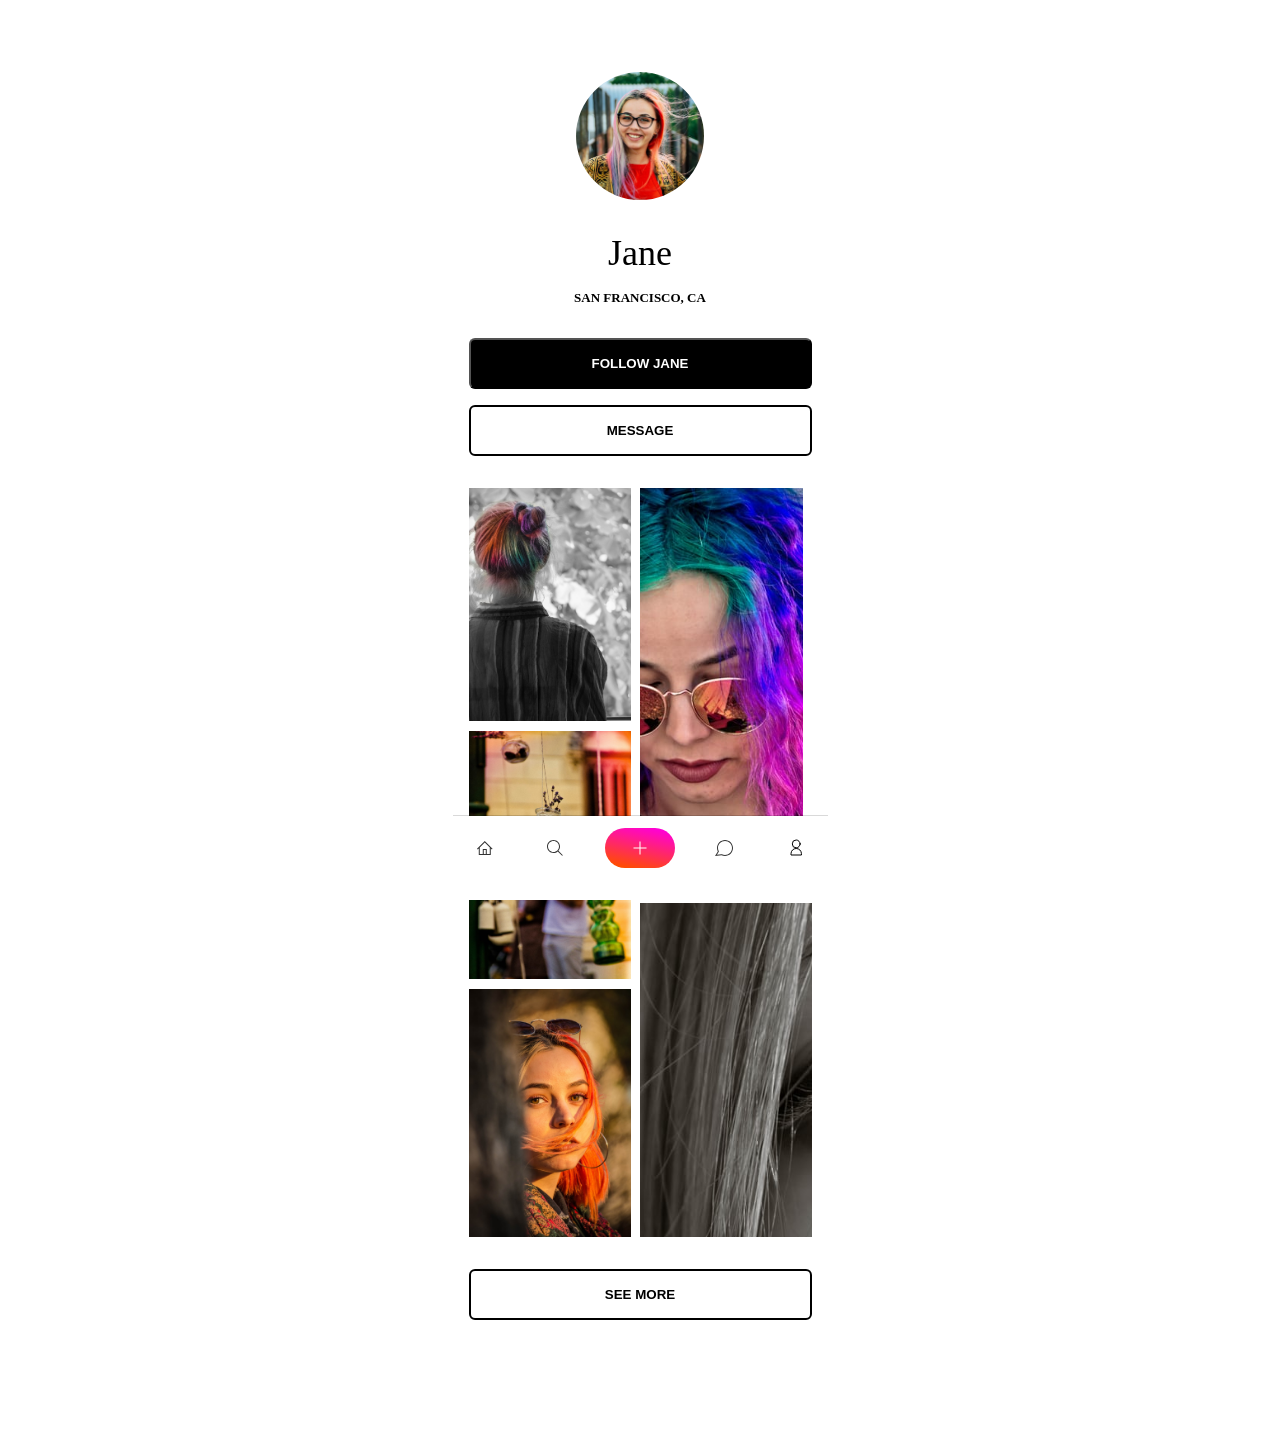
<file: index.html>
<!DOCTYPE html>
<html lang="en">
  <head>
    <meta charset="UTF-8" />
    <title>Profile</title>
    <link href="style.css" rel="stylesheet" />
    <link rel="stylesheet" href="./tap-bar/tap-bar.css" />
  </head>
  <body>
    <div class="container">
      <main class="main-size">
        <!-- 1st section - profile -->
        <section class="top-section-flex">
          <div class="profile-picture div-flex">
            <img src="image/profile-picture.jpg" />
          </div>

          <div class="div-flex">
            <p class="title-typography">Jane</p>
            <p class="description-typography">SAN FRANCISCO, CA</p>
          </div>

          <div class="div-flex button-div">
            <button class="solid-button">FOLLOW JANE</button>
            <button class="outline-button">MESSAGE</button>
          </div>
        </section>

        <!-- 2nd section - collage with button-->
        <section class="bottom-section-padding-flex">
          <!-- collage-->
          <div class="collage-grid-div">
            <div class="photo-div-1-1">
              <img src="image/collage-1-1.jpg" alt="collage photo" />
            </div>
            <div class="photo-div-1-2">
              <img src="image/collage-1-2.jpg" alt="collage photo" />
            </div>
            <div class="photo-div-2-1">
              <img src="image/collage-2-1.jpg" alt="collage photo" />
            </div>
            <div class="photo-div-2-2">
              <img src="image/collage-2-2.jpg" alt="collage photo" />
            </div>
            <div class="photo-div-3-1">
              <img src="image/collage-3-1.jpg" alt="collage photo" />
            </div>
            <div class="photo-div-3-2">
              <img src="image/collage-3-2.jpg" alt="collage photo" />
            </div>
          </div>

          <!-- button-->
          <button class="outline-button last-button-size" type="button">
            SEE MORE
          </button>
        </section>
      </main>
      <footer class="tap-bar">
        <a href="/Discover/discover.html" class="tap-bar-link">
          <img src="../tap-bar/img/home.svg" alt="discover" />
        </a>
        <a href="/search-results/search-results.html" class="tap-bar-link">
          <img src="../tap-bar/img/search.svg" alt="search" />
        </a>
        <a href="/index.html" class="tap-bar-link">
          <img src="../tap-bar/img/new.svg" alt="new" />
        </a>
        <a href="/chats/chats.html" class="tap-bar-link">
          <img src="../tap-bar/img/chats.svg" alt="chats" />
        </a>
        <a href="/index.html" class="tap-bar-link">
          <img src="../tap-bar/img/profile.svg" alt="profile" />
        </a>
      </footer>
    </div>
  </body>
</html>
</file>
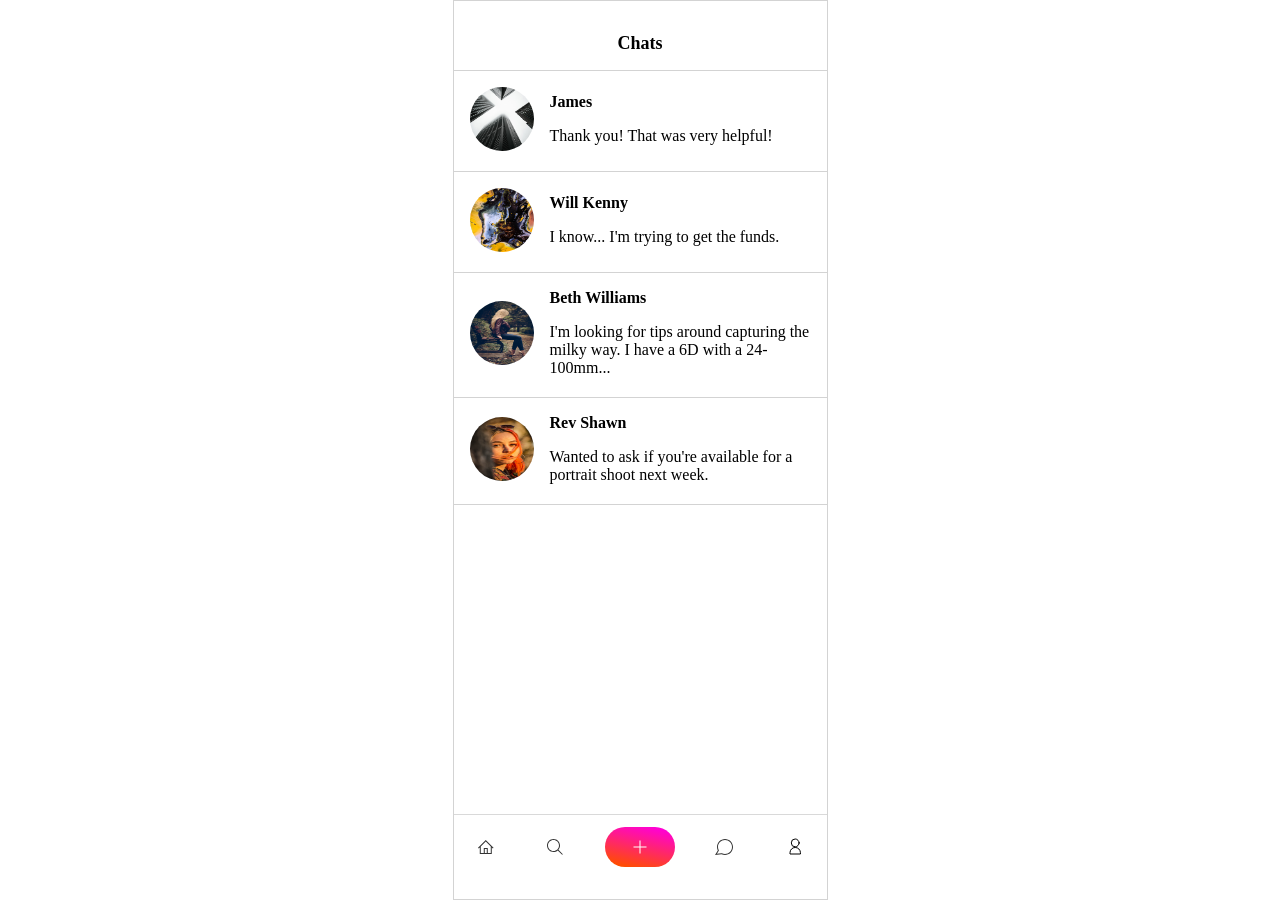
<file: chats/chats.html>
<!DOCTYPE html>
<html lang="en">
  <head>
    <meta charset="UTF-8" />
    <meta name="viewport" content="width=device-width, initial-scale=1.0" />
    <title>Chats</title>
    <link rel="stylesheet" href="chats.css" />
    <link rel="stylesheet" href="../tap-bar/tap-bar.css" />
  </head>

  <body>
    <div class="container">
      <div class="content">
        <header>
          <p class="chat-title">Chats</p>
        </header>

        <article class="chats">
          <section class="james-chat">
            <img
              class="profile-img"
              src="images/James.jpg"
              alt="James profile"
            />
            <div class="chat-info">
              <p class="name"><a href="">James</a></p>
              <p>Thank you! That was very helpful!</p>
            </div>
          </section>

          <section class="Will-Kenny">
            <img
              class="profile-img"
              src="images/Will Kenny.jpg"
              alt="Will Kenny profile"
            />
            <div class="chat-info">
              <p class="name"><a href="">Will Kenny</a></p>
              <p>I know... I'm trying to get the funds.</p>
            </div>
          </section>

          <section class="Beth-Williams">
            <img
              class="profile-img"
              src="images/Beth Williams.jpg"
              alt="Beth Williams profile"
            />
            <div class="chat-info">
              <p class="name"><a href="">Beth Williams</a></p>
              <p>
                I'm looking for tips around capturing the milky way. I have a 6D
                with a 24-100mm...
              </p>
            </div>
          </section>

          <section class="Rev-Shawn">
            <img
              class="profile-img"
              src="images/Rev Shawn.jpg"
              alt="Rev Shawn profile"
            />
            <div class="chat-info">
              <p class="name"><a href="">Rev Shawn</a></p>
              <p>
                Wanted to ask if you're available for a portrait shoot next
                week.
              </p>
            </div>
          </section>
        </article>
      </div>

      <footer class="tap-bar">
        <a href="/Discover/discover.html" class="tap-bar-link">
          <img src="../tap-bar/img/home.svg" alt="discover" />
        </a>
        <a href="/search-results/search-results.html" class="tap-bar-link">
          <img src="../tap-bar/img/search.svg" alt="search" />
        </a>
        <a href="/index.html" class="tap-bar-link">
          <img src="../tap-bar/img/new.svg" alt="new" />
        </a>
        <a href="/chats/chats.html" class="tap-bar-link">
          <img src="../tap-bar/img/chats.svg" alt="chats" />
        </a>
        <a href="/index.html" class="tap-bar-link">
          <img src="../tap-bar/img/profile.svg" alt="profile" />
        </a>
      </footer>
    </div>
  </body>
</html>
</file>
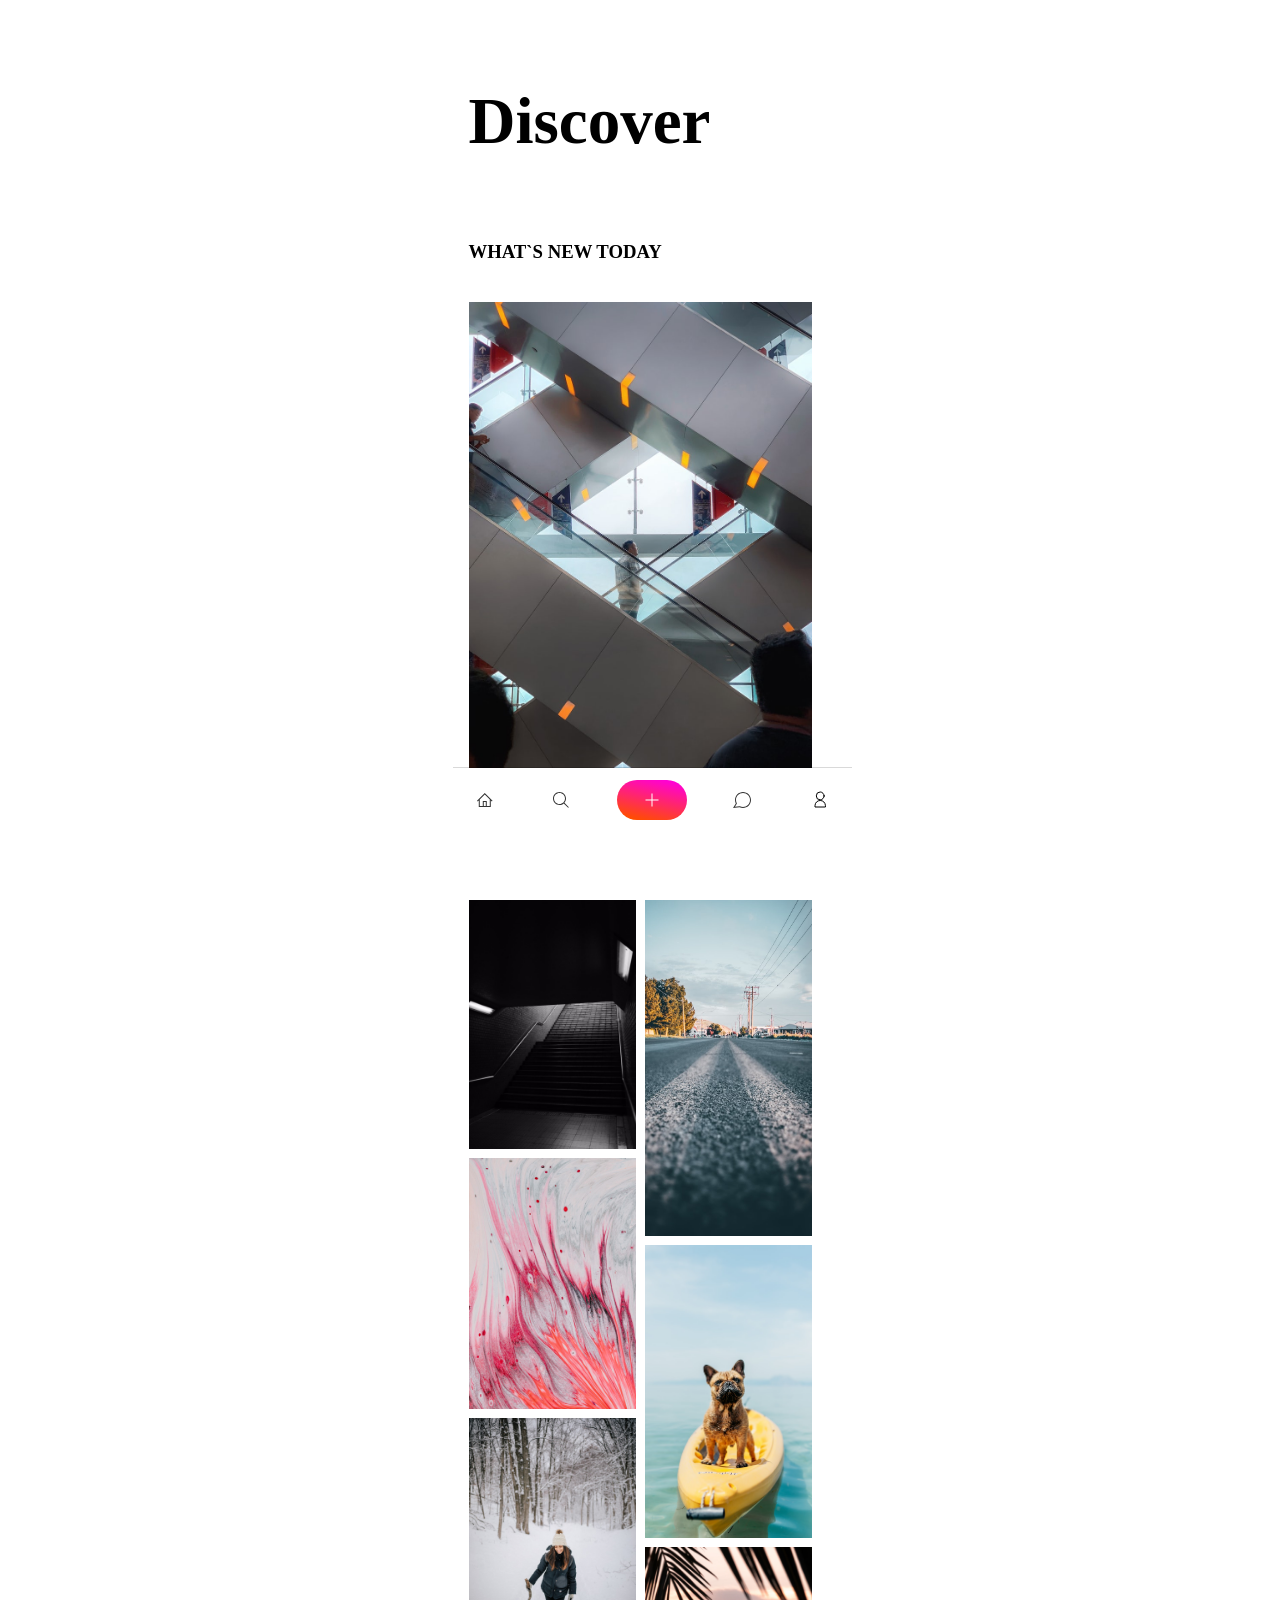
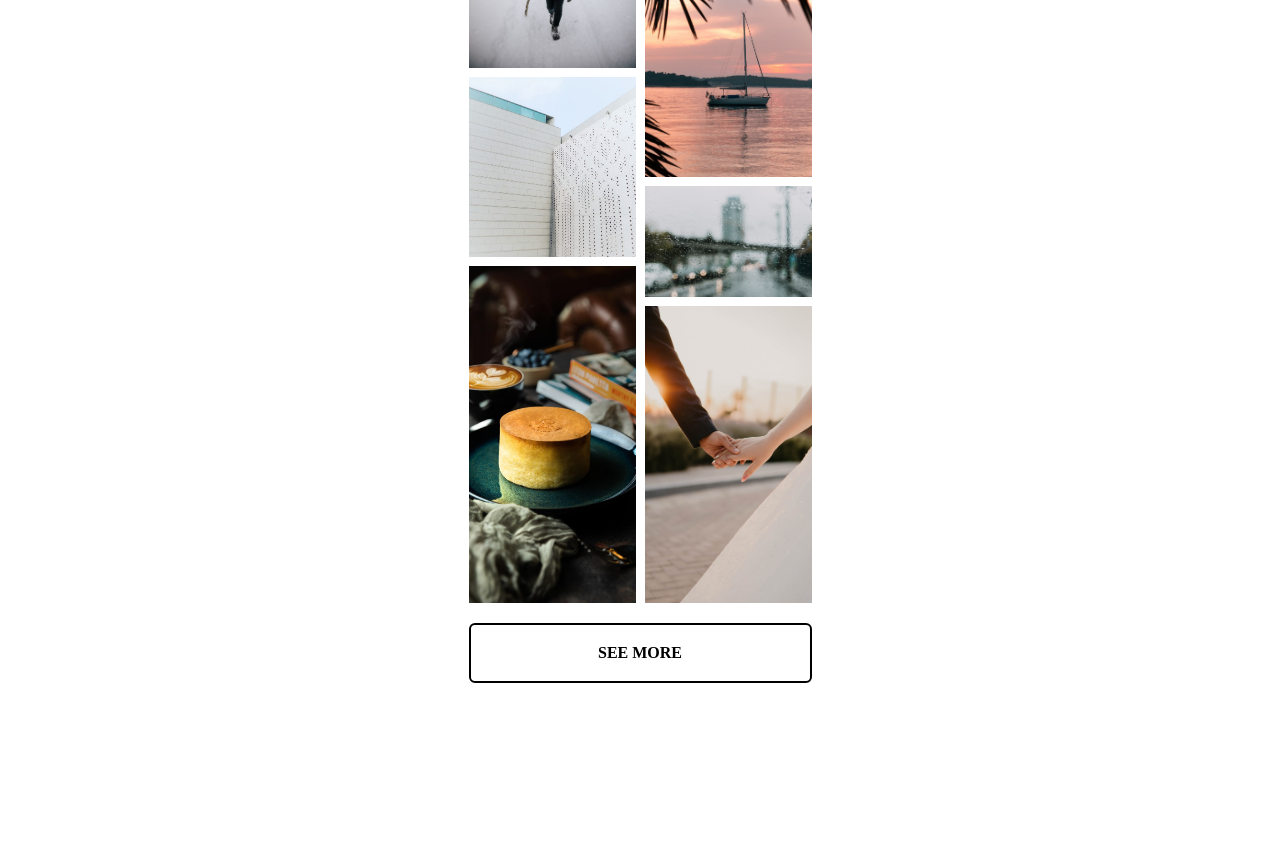
<file: Discover/discover.html>
<!DOCTYPE html>
<html lang="en">
  <head>
    <meta charset="UTF-8" />
    <meta name="viewport" content="width=device-width, initial-scale=1.0" />
    <title>Discover</title>
    <link rel="stylesheet" href="discoverStyle.css" />
    <link rel="stylesheet" href="../tap-bar/tap-bar.css" />
  </head>

  <body>
    <div class="container">
      <div class="main-container">
        <h1 class="title-discover">Discover</h1>
        <h3 class="title-pic">WHAT`S NEW TODAY</h3>
        <img
          src="/Discover/img/0fb3e6942f04d7a9e41a9fbb7cbf791810e77d5b.jpg"
          alt="post-img"
        />
        <div class="pro-id">
          <img
            class="pro-img"
            src="/Discover/img/df30536e34bf543b82df5ad4e302b820fa57046a.jpg"
            alt="pro-img"
          />
          <div class="id">
            <span><strong>Pidhwan Nordin</strong></span
            ><span>@ridzjcod</span>
          </div>
        </div>

        <div class="container-page">
          <h2>BROWSER ALL</h2>
          <div class="container-explore">
            <div class="img-container-explore">
              <img
                class="item-1"
                src="img/0319758f16c7eced8754d939b40d0f9e8ca2f550.jpg"
                alt="explore-photo"
              />
              <img
                class="item-2"
                src="img/1e7d6ef2e112275f9aa09dbb0b5f7994cfcc7c43.jpg"
                alt="explore-photo"
              />
              <img
                class="item-3"
                src="img/5f7c7a6e2493fc9d9516f90d6e4a07c956556c89.jpg"
                alt="explore-photo"
              />
              <img
                class="item-4"
                src="img/761f1f7f6131d6a78553b60c2124bbf5b0cab22c.jpg"
                alt="explore-photo"
              />
              <img
                class="item-5"
                src="img/82b1cf082d8c9f95c593542a65c0da55f2d8db5a.jpg"
                alt="explore-photo"
              />
              <img
                class="item-6"
                src="img/b1513a309eba158c8def917e830b08e60575866c.jpg"
                alt="explore-photo"
              />
              <img
                class="item-7"
                src="img/dc7c7b67066f226af86c03ce102f958a33b3991a.jpg"
                alt="explore-photo"
              />
              <img
                class="item-8"
                src="img/e45f54db6579fa2e88a19be892239da2ab66a9d8.jpg"
                alt="explore-photo"
              />
              <img
                class="item-9"
                src="img/eb4c2344336758a67f3002be1eb780d612940cd3.jpg"
                alt="explore-photo"
              />
              <img
                class="item-10"
                src="img/5938291785fa51d58cd7dd6675ccd54c51b3ea4a.jpg"
                alt="explore-photo"
              />
            </div>
          </div>
        </div>
        <button class="btn-see-more">SEE MORE</button>
      </div>
      <footer class="tap-bar">
        <a href="/Discover/discover.html" class="tap-bar-link">
          <img src="../tap-bar/img/home.svg" alt="discover" />
        </a>
        <a href="/search-results/search-results.html" class="tap-bar-link">
          <img src="../tap-bar/img/search.svg" alt="search" />
        </a>
        <a href="/index.html" class="tap-bar-link">
          <img src="../tap-bar/img/new.svg" alt="new" />
        </a>
        <a href="/chats/chats.html" class="tap-bar-link">
          <img src="../tap-bar/img/chats.svg" alt="chats" />
        </a>
        <a href="/index.html" class="tap-bar-link">
          <img src="../tap-bar/img/profile.svg" alt="profile" />
        </a>
      </footer>
    </div>
  </body>
</html>
</file>
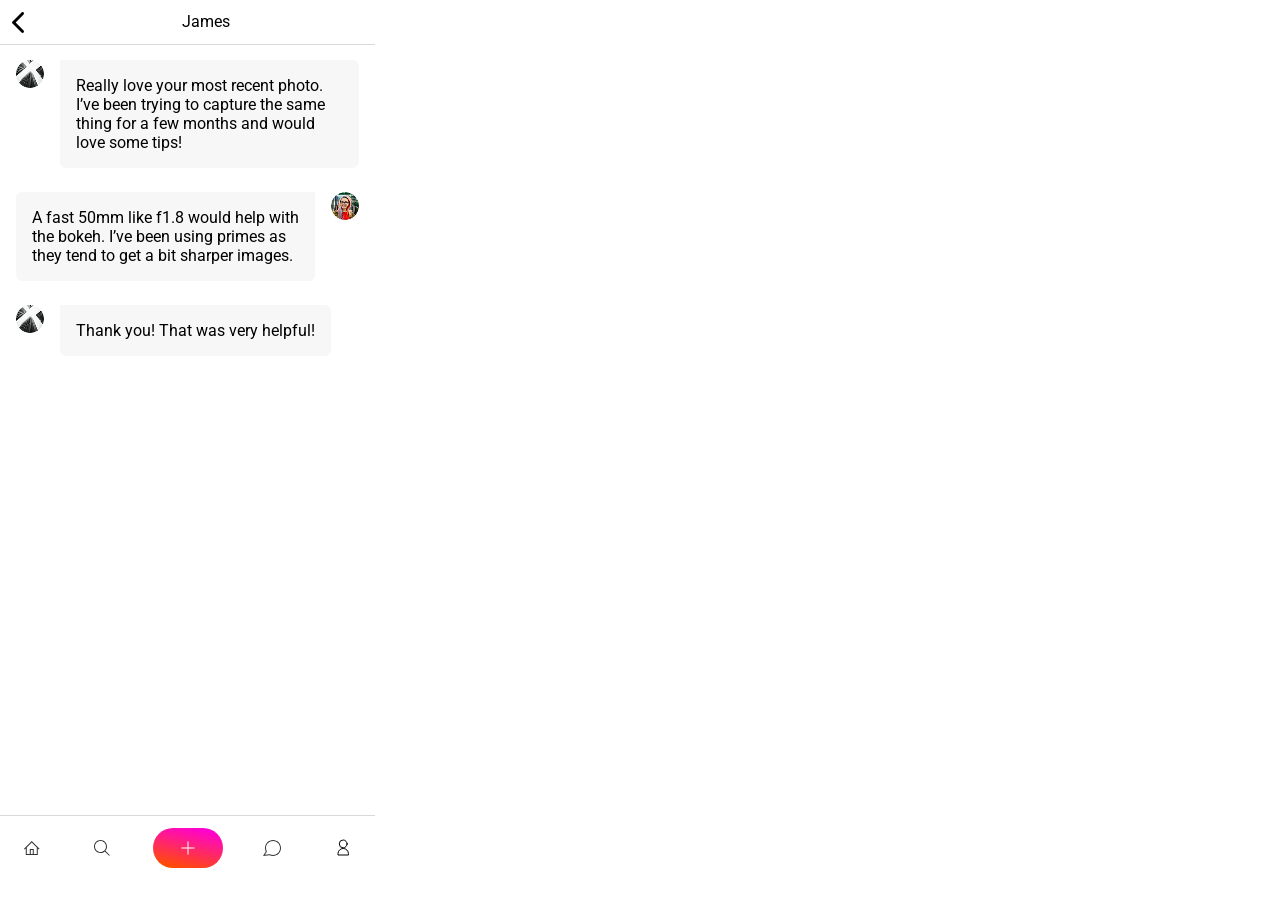
<file: individual-chat/individual-chat.html>
<!DOCTYPE html>
<html lang="en">
  <head>
    <meta charset="UTF-8" />
    <meta name="viewport" content="width=device-width, initial-scale=1.0" />
    <title>Individual Chat</title>
    <link rel="stylesheet" href="individual-chat.css" />
    <link rel="stylesheet" href="../tap-bar/tap-bar.css" />
    <link rel="preconnect" href="https://fonts.googleapis.com" />
    <link rel="preconnect" href="https://fonts.gstatic.com" crossorigin />
    <link
      href="https://fonts.googleapis.com/css2?family=Roboto:ital,wght@0,100..900;1,100..900&display=swap"
      rel="stylesheet"
    />
  </head>
  <body>
    <div class="container">
      <section>
        <header class="navigation-bar">
          <div class="left-action">
            <a href="../chats.html" class="go-back">
              <img src="img/Chevron.svg" alt="go-back" />
            </a>
          </div>
          <div class="title">
            <span>James</span>
          </div>
          <div class="right-action"></div>
        </header>
        <main class="message-section">
          <div class="user-message">
            <img src="img/user.png" alt="user" class="avatar" />
            <div class="message-container-user">
              <p>
                Really love your most recent photo. I’ve been trying to capture
                the same thing for a few months and would love some tips!
              </p>
            </div>
          </div>
          <div class="self-message">
            <img src="img/self.png" alt="self" class="avatar" />
            <div class="message-container-self">
              <p>
                A fast 50mm like f1.8 would help with the bokeh. I’ve been using
                primes as they tend to get a bit sharper images.
              </p>
            </div>
          </div>
          <div class="user-message">
            <img src="img/user.png" alt="user" class="avatar" />
            <div class="message-container-user">
              <p>Thank you! That was very helpful!</p>
            </div>
          </div>
        </main>
      </section>

      <footer class="tap-bar">
        <a href="/Discover/discover.html" class="tap-bar-link">
          <img src="../tap-bar/img/home.svg" alt="discover" />
        </a>
        <a href="/search-results/search-results.html" class="tap-bar-link">
          <img src="../tap-bar/img/search.svg" alt="search" />
        </a>
        <a href="/index.html" class="tap-bar-link">
          <img src="../tap-bar/img/new.svg" alt="new" />
        </a>
        <a href="/chats/chats.html" class="tap-bar-link">
          <img src="../tap-bar/img/chats.svg" alt="chats" />
        </a>
        <a href="/index.html" class="tap-bar-link">
          <img src="../tap-bar/img/profile.svg" alt="profile" />
        </a>
      </footer>
    </div>
  </body>
</html>
</file>
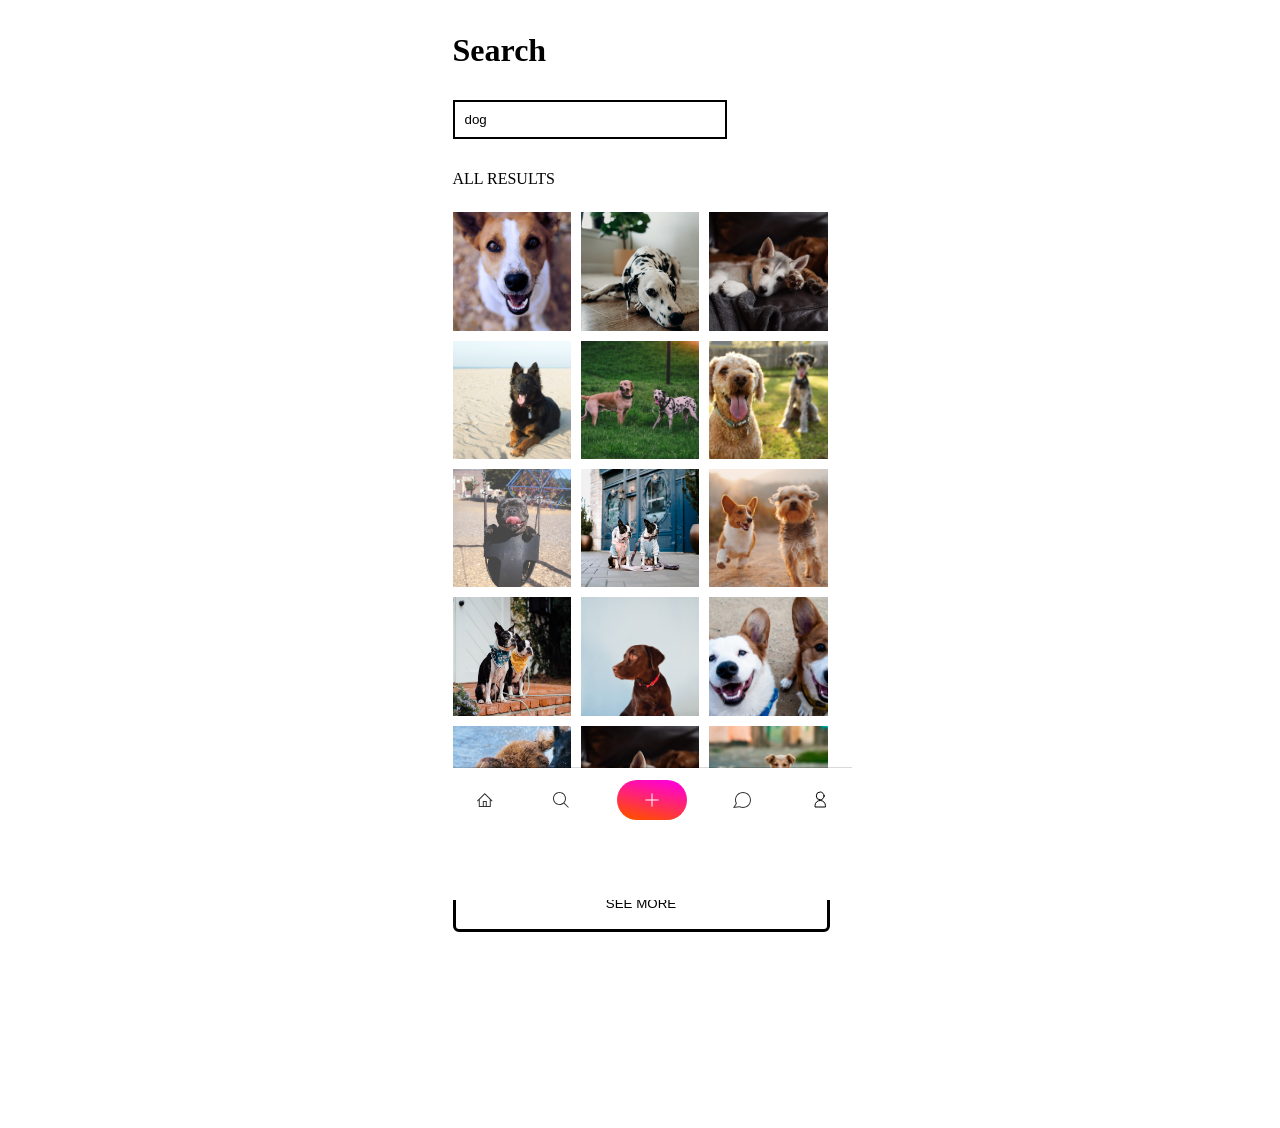
<file: search-results/search-results.html>
<!DOCTYPE html>
<html lang="en">
  <head>
    <meta charset="UTF-8" />
    <meta name="viewport" content="width=device-width, initial-scale=1.0" />
    <title>Document</title>
    <link rel="stylesheet" href="search-results.css" />
    <link rel="stylesheet" href="../tap-bar/tap-bar.css">
  </head>

  <body>
    <div class="container">
      <div class="content">
        <h1>Search</h1>
        <section class="top-section">
          <input class="search-input" type="text" value="dog" />
        </section>
        <section class="bottem-section">
          <p>ALL RESULTS</p>
          <section class="images-container">
            <img
              class="image"
              src="./image/1e857db11a58878727322e1b5de2a8c58d2cb6e5.jpg"
              alt=""
            />
            <img
              class="image"
              src="./image/1f4273e5554422494f7a6c8e1d131680601e1181.jpg"
              alt=""
            />
            <img
              class="image"
              src="./image/ee40454bd930628b627e3eacbd0d434a3e49d058.jpg"
              alt=""
            />
            <img
              class="image"
              src="./image/2b658ae7a19c5d419dfa837d30df752f9ed7edd5.jpg"
              alt=""
            />
            <img
              class="image"
              src="./image/32436174d88eaf4048e5ebe5542b2cb2317fc264.jpg"
              alt=""
            />
            <img
              class="image"
              src="./image/4b04c2238b0b64b3459aea4b86d252f4cc3d7c6b.jpg"
              alt=""
            />
            <img
              class="image"
              src="./image/71eead5343284911ddd810c9ccd74557dad570e3.jpg"
              alt=""
            />
            <img
              class="image"
              src="./image/75ad167a5d8f591e93d77a7dbc005d06872c4056.jpg"
              alt=""
            />
            <img
              class="image"
              src="image/9a6e1eec3625f2c33e46ed3718c98165b3ade364.jpg"
              alt=""
            />
            <img
              class="image"
              src="./image/a6baa7a17021698deb3b73f50dedc04984a3199b.jpg"
              alt=""
            />
            <img
              class="image"
              src="./image/af5d9b2b7ca841fcee324502f7b0074f31bf7f11.jpg"
              alt=""
            />
            <img
              class="image"
              src="./image/b7f0f314280dc8d5df563073f32bcf62e294ad52.jpg"
              alt=""
            />
            <img
              class="image"
              src="./image/c21badddb97b6070e57a55678acc37309c313f2c.jpg"
              alt=""
            />
            <img
              class="image"
              src="./image/ee40454bd930628b627e3eacbd0d434a3e49d058.jpg"
              alt=""
            />
            <img
              class="image"
              src="./image/de4940308200e1d7581ccd0246cf3ba744325ec6.jpg"
              alt=""
            />
          </section>
        </section>
        <section>
          <button class="see-more-button">SEE MORE</button>
        </section>
      </div>

      <footer class="tap-bar">
        <a href="/Discover/discover.html" class="tap-bar-link">
          <img src="../tap-bar/img/home.svg" alt="discover" />
        </a>
        <a href="/search-results/search-results.html" class="tap-bar-link">
          <img src="../tap-bar/img/search.svg" alt="search" />
        </a>
        <a href="/index.html" class="tap-bar-link">
          <img src="../tap-bar/img/new.svg" alt="new" />
        </a>
        <a href="/chats/chats.html" class="tap-bar-link">
          <img src="../tap-bar/img/chats.svg" alt="chats" />
        </a>
        <a href="/index.html" class="tap-bar-link">
          <img src="../tap-bar/img/profile.svg" alt="profile" />
        </a>
      </footer>
    </div>
  </body>
</html>
</file>
<file: style.css>
* {
    margin: 0;
    padding: 0;
    box-sizing: border-box;
}

.container {
    max-width: 375px;
    margin: auto;
}

.top-section-flex {
    display: flex;
    flex-direction: column;
    align-items: center;
    justify-items: center;
    gap: 32px;
}

.profile-picture {
    margin-top: 72px;
    width: 128px;
    height: 128px;
    object-fit: cover;
    border-radius: 50%;
    overflow: clip;

    img {
        height: 100%;
    }
}

.div-flex {
    display: flex;
    flex-direction: column;
    gap: 16px;
    align-items: center;
    justify-items: center;
    padding: 0 16px;

}

.button-div {
    width: 100%;
}

.title-typography {
    font-family: comfortaa, serif;
    font-size: 36px;
}

.description-typography {
    font-size: 13px;
    text-align: center;
    font-family: Roboto, serif;
    font-weight: bold;
}

.solid-button,
.outline-button {
    padding: 16px 8px;
    border-radius: 6px;
    font-weight: bold;
    width: 100%;
}

.solid-button {
    background-color: #000000;
    color: #ffffff;
}

.outline-button {
    border: 2px solid #000000;
    background-color: #fff;
}

.bottom-section-padding-flex {
    display: flex;
    flex-direction: column;
    align-items: center;
    gap: 32px;
    padding: 32px 16px;
}

.collage-grid-div {
    display: grid;
    row-gap: 10px;
    column-gap: 9px;
    grid-template-columns: 1fr 1fr;
}

.photo-div-1-1 {
    grid-area: 1 / 1 / 2 / 2;
    overflow: clip;

    img {
        object-fit: cover;
        width: 100%;
        height: 100%;
    }
}

.photo-div-1-2 {
    grid-area: 1 / 2 / 4 / 2;
    overflow: clip;

    img {
        object-fit: cover;
        width: 100%;
        height: 100%;
    }
}

.photo-div-2-1 {
    grid-area: 2 / 1 / 5 / 2;
    overflow: clip;

    img {
        object-fit: cover;
        width: 100%;
        height: 100%;
    }
}

.photo-div-2-2 {
    grid-area: 4 / 2 / 7 / 4;
    overflow: clip;
    object-fit: cover;

    img {
        object-fit: cover;
        width: 100%;
        height: 100%;
    }
}

.photo-div-3-1 {
    grid-area: 5 / 1 / 7 / 2;
    overflow: clip;
    object-fit: cover;

    img {
        object-fit: cover;
        width: 100%;
        height: 100%;
    }
}

.photo-div-3-2 {
    grid-area: 4 / 2 / 7 / 4;
    overflow: clip;
    object-fit: cover;

    img {
        object-fit: cover;
        width: 100%;
        height: 100%;
    }
}

.last-button-size {
    width: 100%;
}
</file>
<file: tap-bar/tap-bar.css>
.tap-bar {
    position: sticky;
    bottom: 0;
    display: flex;
    justify-content: space-between;
    background-color: #fff;
    width: 100%;
    height: 84px;
    box-shadow: 0 -0.5px #0000004D;
    padding: 12px 12px 36px 12px;
}
</file>
<file: chats/chats.css>
* {
    margin: 0;
    padding: 0;
    box-sizing: border-box;
}

/* body {
    display: flex;
    justify-content: center;
} */

.container {
    display: flex;
    flex-direction: column;
    justify-content: space-between;
    width: 375px;
    min-height: 100vh;
    background-color: #ffffff;
    border: 1px solid lightgrey;
    margin: auto;
}

header {
    text-align: center;
    padding: 16px;
    border-bottom: 1px solid lightgrey;
}

.chat-title {
    font-size: large;
    font-weight: 700;
    margin-top: 16px;
}

.chats {
    display: flex;
    flex-direction: column;
}

.james-chat,
.Will-Kenny,
.Beth-Williams,
.Rev-Shawn {
    display: flex;
    align-items: center;
    gap: 16px;
    padding: 16px 16px 20px;
    border-bottom: 1px solid lightgrey;
}

.profile-img {
    width: 64px;
    height: 64px;
    min-width: 64px;
    border-radius: 50%;
}

.chat-info {
    display: flex;
    flex-direction: column;
    gap: 16px;
}

.name a {
    font-size: medium;
    font-weight: 800;
    text-decoration: none;
    color: black;
}
</file>
<file: Discover/discoverStyle.css>
.main-container {
    display: flex;
    flex-direction: column;
    gap: 20px;
    padding: 32px 16px;
    max-width: 375px
}

.container {
    max-width: 375px;
    margin: auto;
}

.title-discover {
    font-size: 65px;
}

.pro-id {
    display: flex;
    gap: 8px;
}

.pro-img {
    width: 40px;
    height: 40px;
    border-radius: 50%;

}

.id {
    display: flex;
    flex-direction: column;
    gap: 4px;
}

.container-page {
    display: flex;
    flex-direction: column;
    gap: 10px;

    h2 {
        font-size: 14px;
    }
}

.img-container-explore {
    display: grid;
    grid-template-columns: 1fr 1fr;
    gap: 9px;
}


.item-1 {
    width: 100%;
    height: 100%;
    object-fit: cover;
    grid-column: 1;
    grid-row: 1 / 3;
}

.item-2 {
    width: 100%;
    height: 100%;
    object-fit: cover;
    grid-column: 2;
    grid-row: 1 / 4;
}

.item-3 {
    width: 100%;
    height: 100%;
    object-fit: cover;
    grid-column: 1;
    grid-row: 3 / 6;
}

.item-4 {
    width: 100%;
    height: 100%;
    object-fit: cover;
    grid-column: 2;
    grid-row: 4 / 7;
}

.item-5 {
    width: 100%;
    height: 100%;
    object-fit: cover;
    grid-column: 1;
    grid-row: 6 / 8;
}

.item-6 {
    width: 100%;
    height: 100%;
    object-fit: cover;
    grid-column: 2;
    grid-row: 7 / 9;
}

.item-7 {
    width: 100%;
    height: 100%;
    object-fit: cover;
    grid-column: 1;
    grid-row: 8 / 11;
}

.item-8 {
    width: 100%;
    height: 100%;
    object-fit: cover;
    grid-column: 2;
    grid-row: 9 / 12;
}

.item-9 {
    width: 100%;
    height: 100%;
    object-fit: cover;
    grid-column: 1;
    grid-row: 11 / 14;
}

.item-10 {
    width: 100%;
    height: 100%;
    object-fit: cover;
    grid-column: 2;
    grid-row: 12 / 14;
}

.btn-see-more {
    all: unset;
    border: 2px solid black;
    border-radius: 6px;
    text-align: center;
    font-weight: bold;
    padding: 19px;
}
</file>
<file: individual-chat/individual-chat.css>
/* ===================== RESET ===================== */
*,
*::before,
*::after {
  box-sizing: border-box;
  margin: 0;
  padding: 0;
  
}

body {
    font-family: roboto;
}

.container {
    display: flex;
    flex-direction: column;
    justify-content: space-between;
    max-width: 375px;
    min-height: 100vh;
}

.navigation-bar {
    position: sticky;
    display: flex;
    justify-content: space-between;
    top: 0;
    background-color: #fff;
    width: 100%;
    height: 44px;
    box-shadow: 0 .5px #0000004D;
}



.left-action {
    padding: 12px;
    height: 100%;
    /* width: 100px; */
}

.title {
    padding: 12px;
    height: 100%;
    align-self: center;
}

.message-section {
    padding: 16px;
    display: flex;
    flex-direction: column;
    gap: 24px;
}

.user-message {
    display: flex;
    flex-direction: row;
    gap: 16px;
}

.self-message {
    display: flex;
    flex-direction: row-reverse;
    gap: 16px;
}

.avatar {
    aspect-ratio: 1/1;
    border-radius: 50%;
    height: 28px;
    width: 28px;
}

.message-container-user {
    background-color: #00000008;
    border-radius: 0 6px 6px 6px;
    padding: 16px;
}

.message-container-self {
    background-color: #00000008;
    border-radius: 6px  0 6px 6px;
    padding: 16px;
}
</file>
<file: search-results/search-results.css>
* {
    padding: 0px;
    margin: 0px;
}

.content {
    display: flex;
    flex-direction: column;
    justify-content: space-between;
    width: 375px;
    min-height: 100vh;
}

.search-input {
    padding: 10px;
    width: 250px;
    border: 2px solid black;
}

.images-container {
    display: grid;
    grid-template-columns: repeat(3, 1fr);
    gap: 10px;
    width: 100%;
}

.container {
    max-width: 375px;
    display: flex;
    flex-direction: column;
    gap: 32px;
    padding: 32px 16px;
    margin: auto;
}

.bottem-section {
    display: flex;
    flex-direction: column;
    gap: 24px;
}

.images-container .image {
    display: block;
    width: 100%;
    aspect-ratio: 1 / 1;
    object-fit: cover;
}

.see-more-button {
    padding: 18px;
    width: 377px;
    color: black;
    background-color: #fff;
    border: black solid 3px;
    border-radius: 6px;
}
</file>
